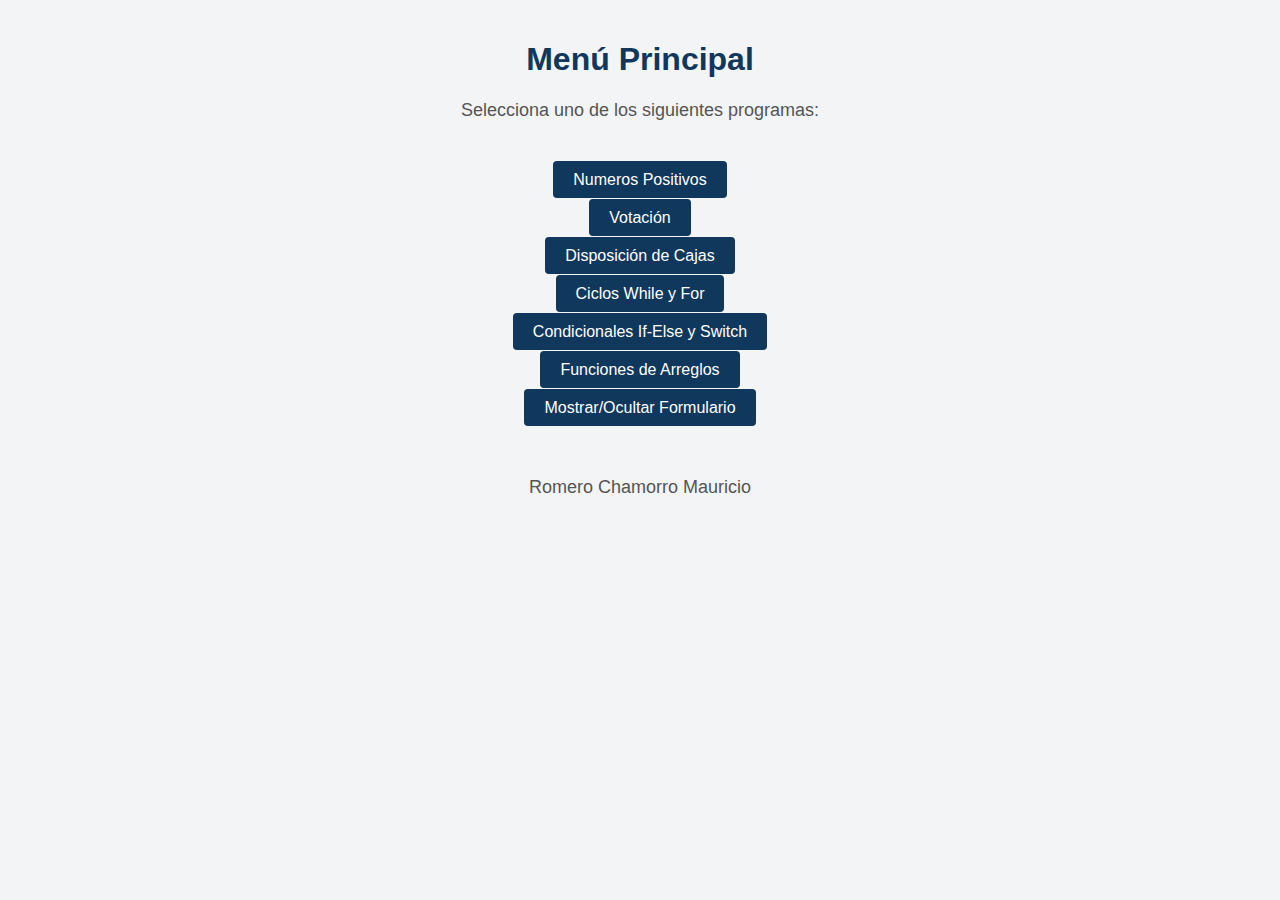
<file: index.html>
<!DOCTYPE html>
<html lang="es">
<head>
    <meta charset="UTF-8">
    <meta name="viewport" content="width=device-width, initial-scale=1.0">
    <title>Programas JavaScript</title>
    <link rel="stylesheet" href="./style.css">
</head>
<body>
    <header>
        <h1>Menú Principal</h1>
        <p>Selecciona uno de los siguientes programas:</p>
    </header>

    <nav>
        <ul>
            <li><a href="./numerosPositivos/number-count.html">Numeros Positivos</a></li>
            <li><a href="./votacion/votation.html">Votación</a></li>
            <li><a href="./generadorcajas/box-layout.html">Disposición de Cajas</a></li>
            <li><a href="./while y for/while-for-loops.html">Ciclos While y For</a></li>
            <li><a href="./if,else,case/if-else-case.html">Condicionales If-Else y Switch</a></li>
            <li><a href="./arreglos/array-functions.html">Funciones de Arreglos</a></li>
            <li><a href="./formulario/form-toggle.html">Mostrar/Ocultar Formulario</a></li>
        </ul>
    </nav>

    <footer>
        <p>Romero Chamorro Mauricio</p>
    </footer>
</body>
</html>
</file>
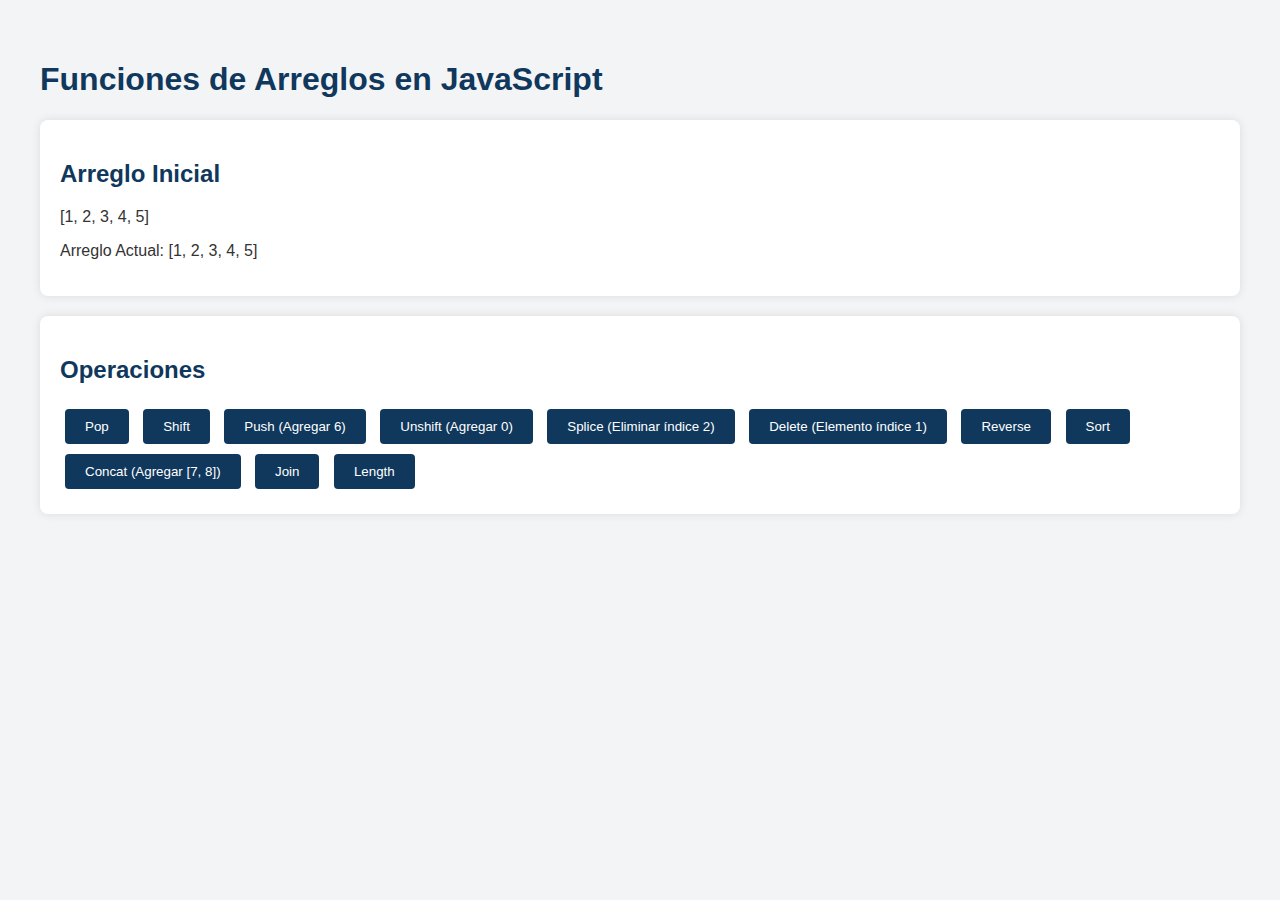
<file: arreglos/array-functions.html>
<!DOCTYPE html>
<html lang="en">
<head>
    <meta charset="UTF-8">
    <meta name="viewport" content="width=device-width, initial-scale=1.0">
    <title>Funciones de Arreglos en JavaScript</title>
    <link rel="stylesheet" href="./style.css">
</head>
<body>
    <h1>Funciones de Arreglos en JavaScript</h1>

    <div class="section">
        <h2>Arreglo Inicial</h2>
        <p id="arrayInicial">[1, 2, 3, 4, 5]</p>
        <p id="arrayActual"></p>
    </div>

    <div class="section">
        <h2>Operaciones</h2>
        <button onclick="arrayPop()">Pop</button>
        <button onclick="arrayShift()">Shift</button>
        <button onclick="arrayPush()">Push (Agregar 6)</button>
        <button onclick="arrayUnshift()">Unshift (Agregar 0)</button>
        <button onclick="arraySplice()">Splice (Eliminar índice 2)</button>
        <button onclick="arrayDelete()">Delete (Elemento índice 1)</button>
        <button onclick="arrayReverse()">Reverse</button>
        <button onclick="arraySort()">Sort</button>
        <button onclick="arrayConcat()">Concat (Agregar [7, 8])</button>
        <button onclick="arrayJoin()">Join</button>
        <button onclick="arrayLength()">Length</button>
    </div>

    <script src="./script.js"></script>
</body>
</html>
</file>
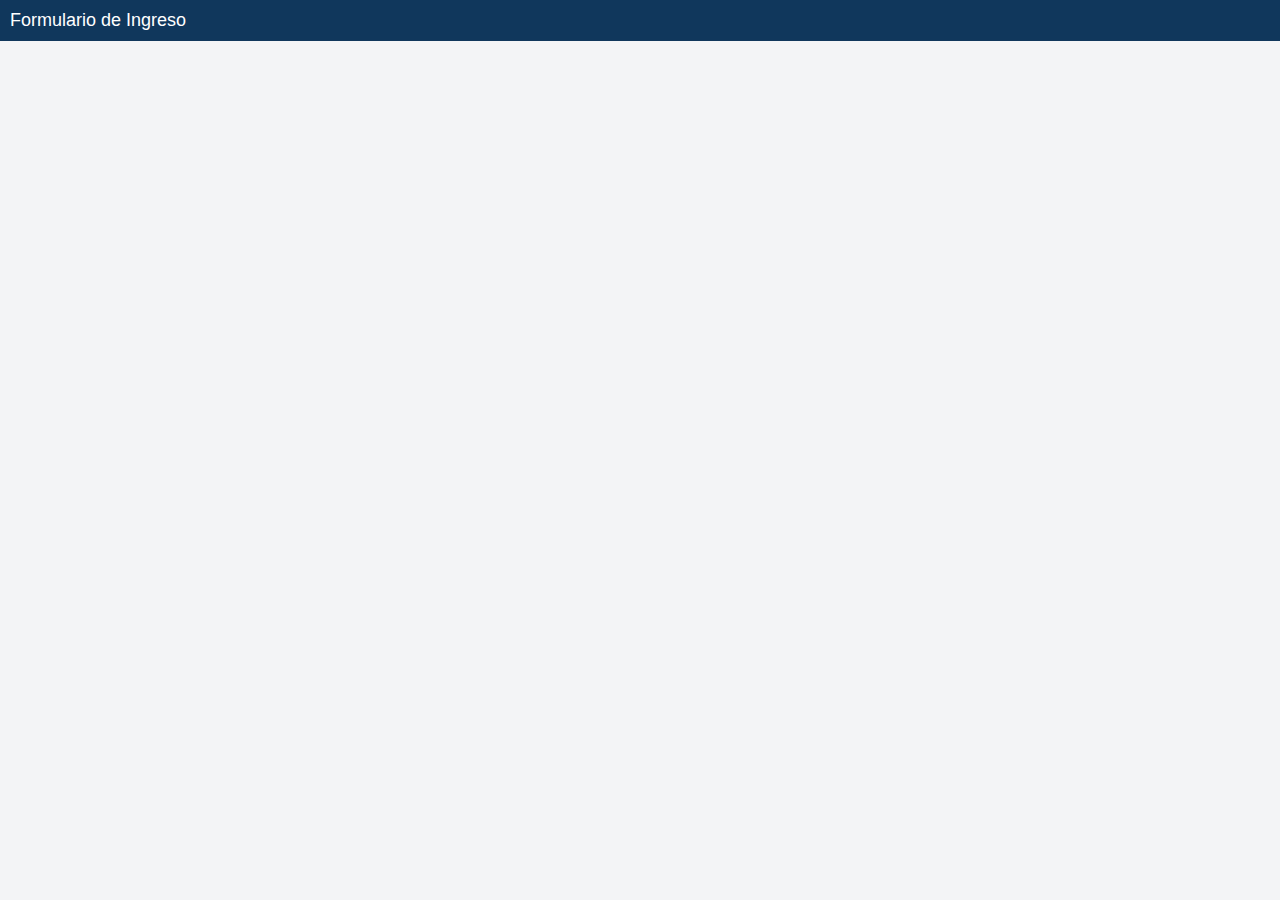
<file: formulario/form-toggle.html>
<!DOCTYPE html>
<html lang="es">
<head>
    <meta charset="UTF-8">
    <meta name="viewport" content="width=device-width, initial-scale=1.0">
    <title>Mostrar y Ocultar Formulario</title>
    <link rel="stylesheet" href="./style.css">
</head>
<body>
    <nav>
        <ul>
            <li><a href="#" onclick="toggleForm()">Formulario de Ingreso</a></li>
        </ul>
    </nav>

    <div id="formularioIngreso" class="hidden">
        <h2>Formulario de Ingreso</h2>
        <form>
            <label for="nombre">Nombre:</label>
            <input type="text" id="nombre" name="nombre" required>

            <label for="email">Email:</label>
            <input type="email" id="email" name="email" required>

            <label for="password">Contraseña:</label>
            <input type="password" id="password" name="password" required>

            <button type="submit">Ingresar</button>
        </form>
    </div>

    <script src="./script.js"></script>
</body>
</html>
</file>
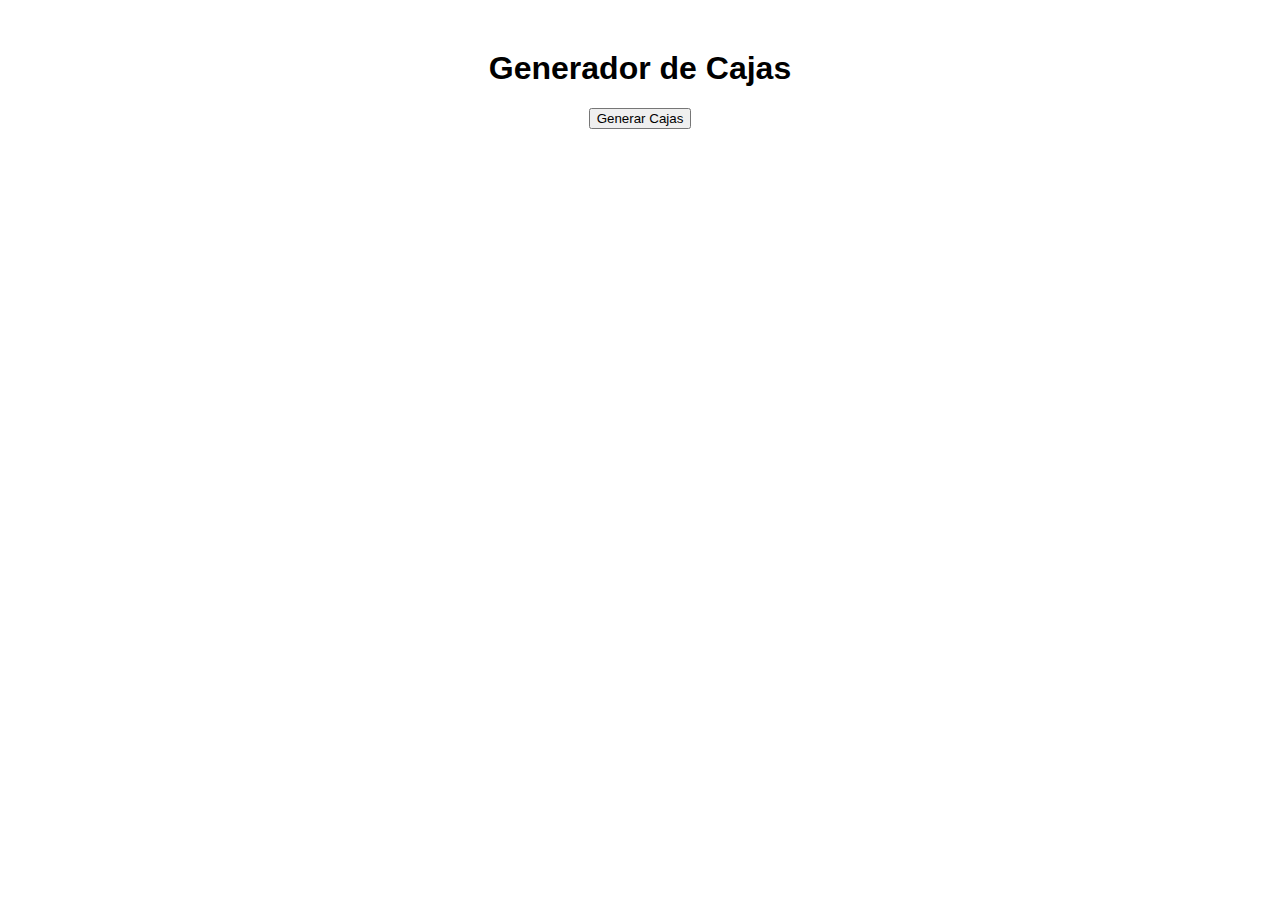
<file: generadorcajas/box-layout.html>
<!DOCTYPE html>
<html lang="en">
<head>
    <meta charset="UTF-8">
    <meta name="viewport" content="width=device-width, initial-scale=1.0">
    <title>Generador de Cajas</title>
    <link rel="stylesheet" href="./style.css">
</head>
<body>
    <h1>Generador de Cajas</h1>
    <button onclick="generarCajas()">Generar Cajas</button>
    <div id="contenedor"></div>
    
    <script src="./script.js"></script>
</body>
</html>
</file>
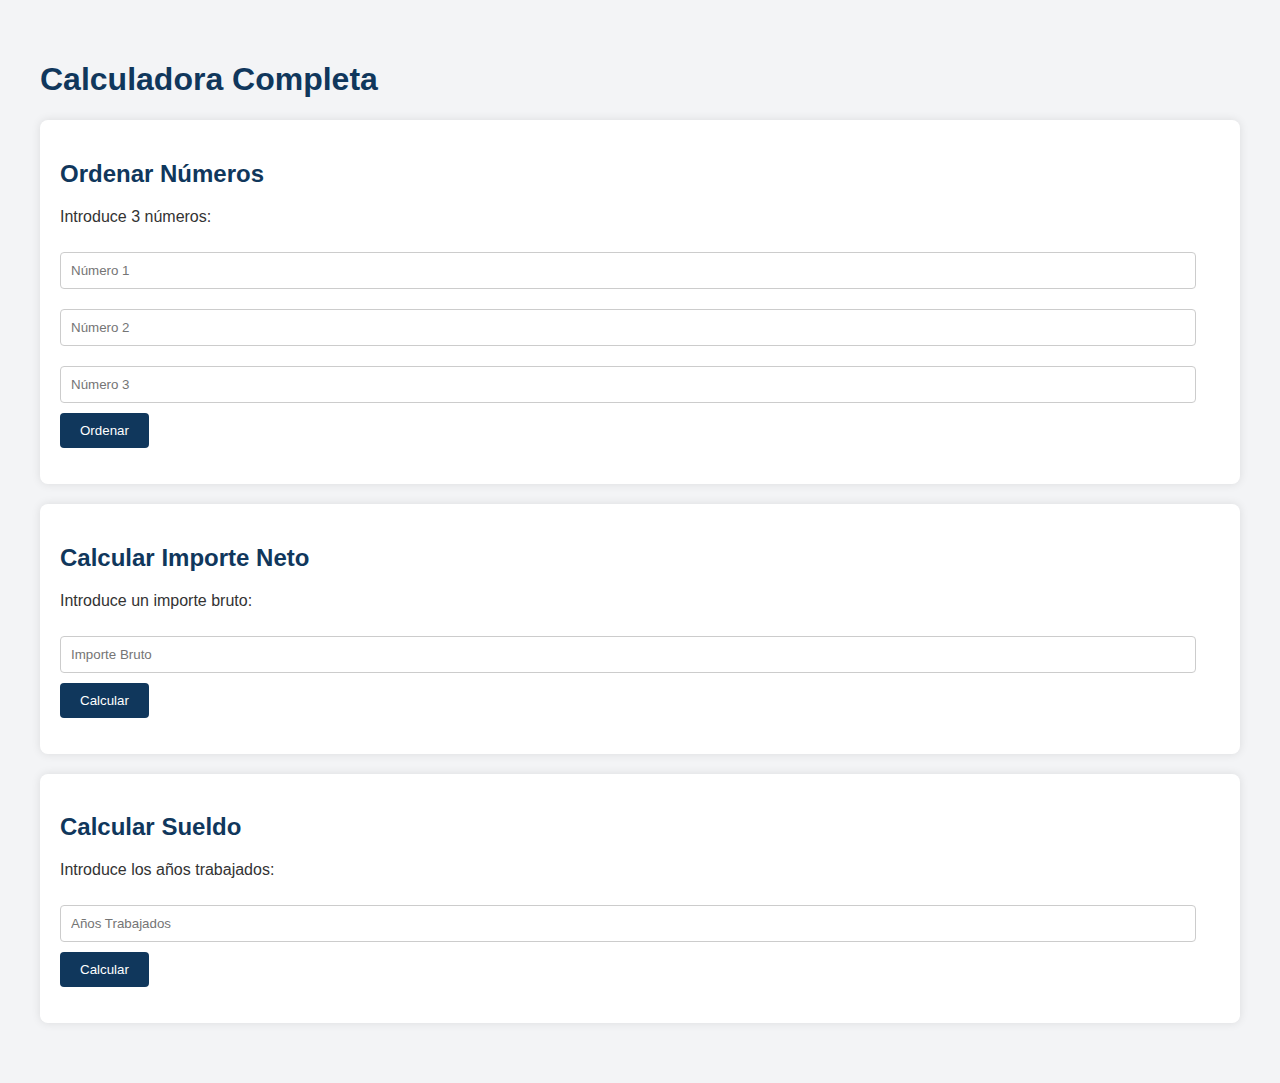
<file: if,else,case/if-else-case.html>
<!DOCTYPE html>
<html lang="en">
<head>
    <meta charset="UTF-8">
    <meta name="viewport" content="width=device-width, initial-scale=1.0">
    <title>Calculadora Completa</title>
    <link rel="stylesheet" href="./style.css">
</head>
<body>
    <h1>Calculadora Completa</h1>

    <!-- Ordenar números de mayor a menor -->
    <div class="section">
        <h2>Ordenar Números</h2>
        <p>Introduce 3 números:</p>
        <input type="number" id="num1" placeholder="Número 1">
        <input type="number" id="num2" placeholder="Número 2">
        <input type="number" id="num3" placeholder="Número 3">
        <button onclick="ordenarNumeros()">Ordenar</button>
        <p id="resultadoNumeros"></p>
    </div>

    <!-- Calcular importe neto -->
    <div class="section">
        <h2>Calcular Importe Neto</h2>
        <p>Introduce un importe bruto:</p>
        <input type="number" id="importeBruto" placeholder="Importe Bruto">
        <button onclick="calcularImporteNeto()">Calcular</button>
        <p id="resultadoImporte"></p>
    </div>

    <!-- Calcular sueldo -->
    <div class="section">
        <h2>Calcular Sueldo</h2>
        <p>Introduce los años trabajados:</p>
        <input type="number" id="aniosTrabajados" placeholder="Años Trabajados">
        <button onclick="calcularSueldo()">Calcular</button>
        <p id="resultadoSueldo"></p>
    </div>

    <script src="./script.js"></script>
</body>
</html>
</file>
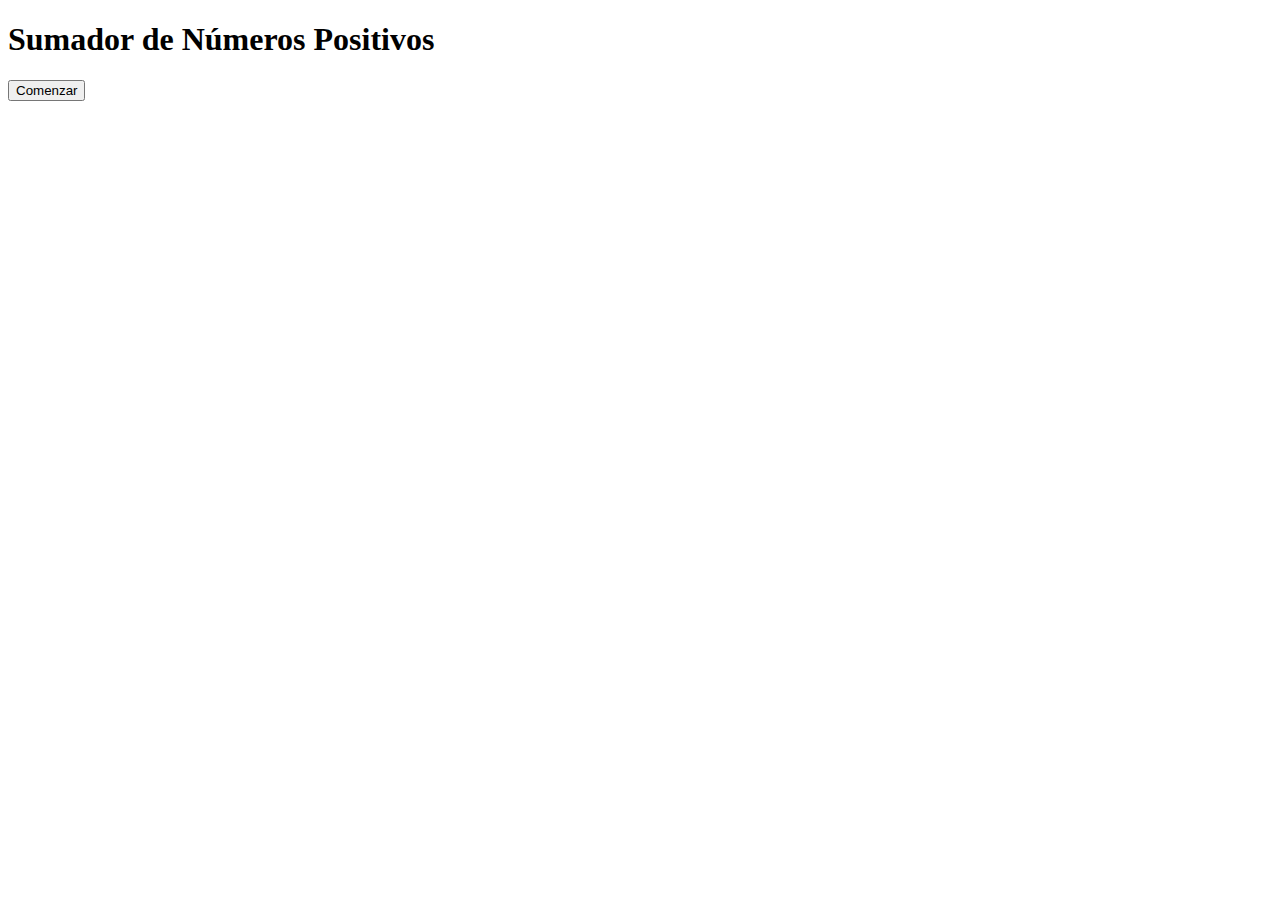
<file: numerosPositivos/number-count.html>
<!DOCTYPE html>
<html lang="en">
<head>
    <meta charset="UTF-8">
    <meta name="viewport" content="width=device-width, initial-scale=1.0">
    <title>Sumador de Números Positivos</title>
</head>
<body>
    <h1>Sumador de Números Positivos</h1>
    <button onclick="sumarNumeros()">Comenzar</button>
    <p id="resultado"></p>
    
    <script src="script.js"></script>
</body>
</html>
</file>
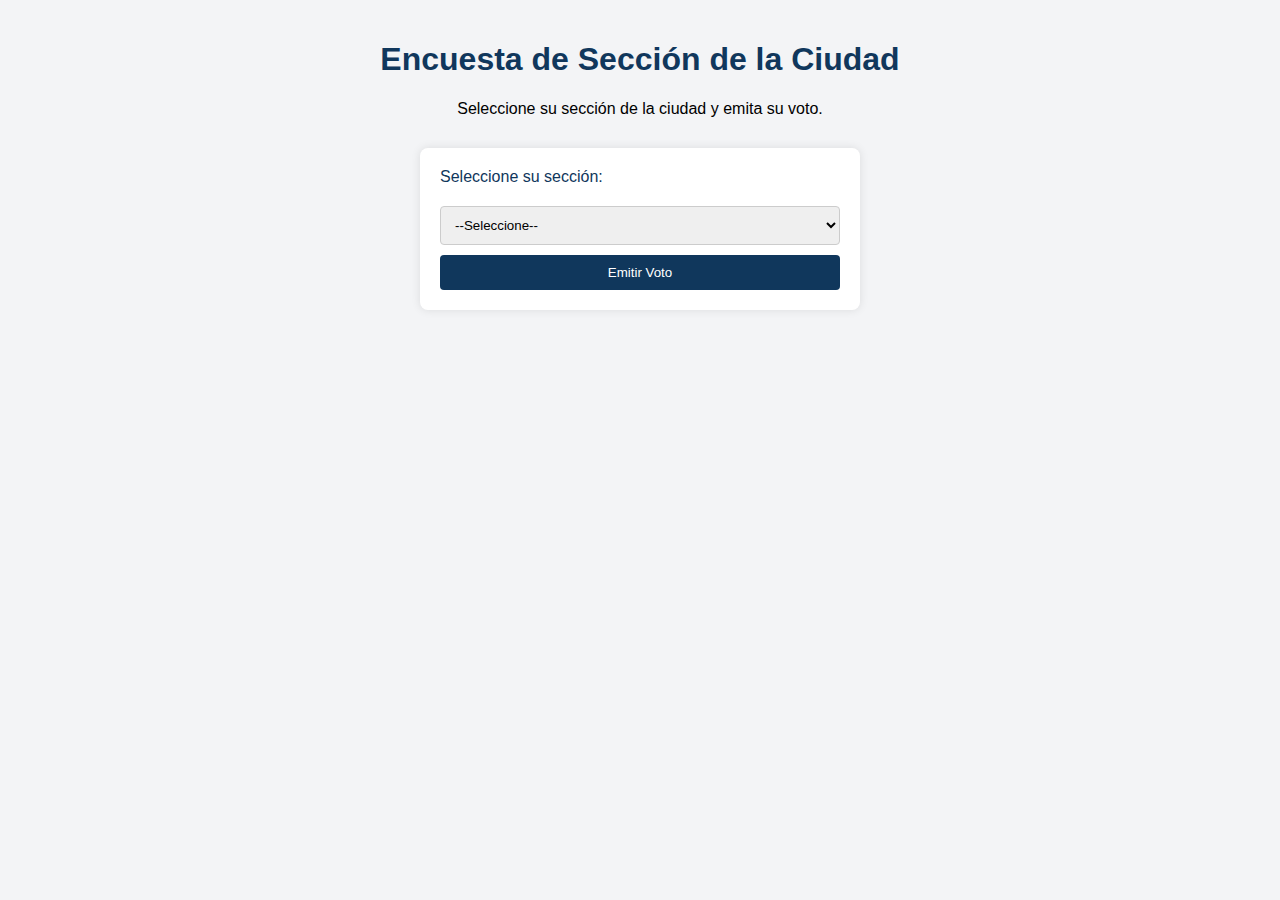
<file: votacion/votation.html>
<!DOCTYPE html>
<html lang="es">
<head>
    <meta charset="UTF-8">
    <meta name="viewport" content="width=device-width, initial-scale=1.0">
    <title>Encuesta de Sección de la Ciudad</title>
    <link rel="stylesheet" href="./style.css">
</head>
<body>
    <header>
        <h1>Encuesta de Sección de la Ciudad</h1>
        <p>Seleccione su sección de la ciudad y emita su voto.</p>
    </header>

    <main>
        <form id="votoForm">
            <label for="seccion">Seleccione su sección:</label>
            <select id="seccion" name="seccion" required>
                <option value="">--Seleccione--</option>
                <option value="norte">Norte</option>
                <option value="sur">Sur</option>
                <option value="centro">Centro</option>
            </select>

            <button type="button" onclick="emitirVoto()">Emitir Voto</button>
        </form>

        <div id="resultado" class="hidden">
            <h2>Resultado de la Encuesta</h2>
            <p id="mensajeResultado"></p>
        </div>
    </main>

    <script src="./script.js"></script>
</body>
</html>
</file>
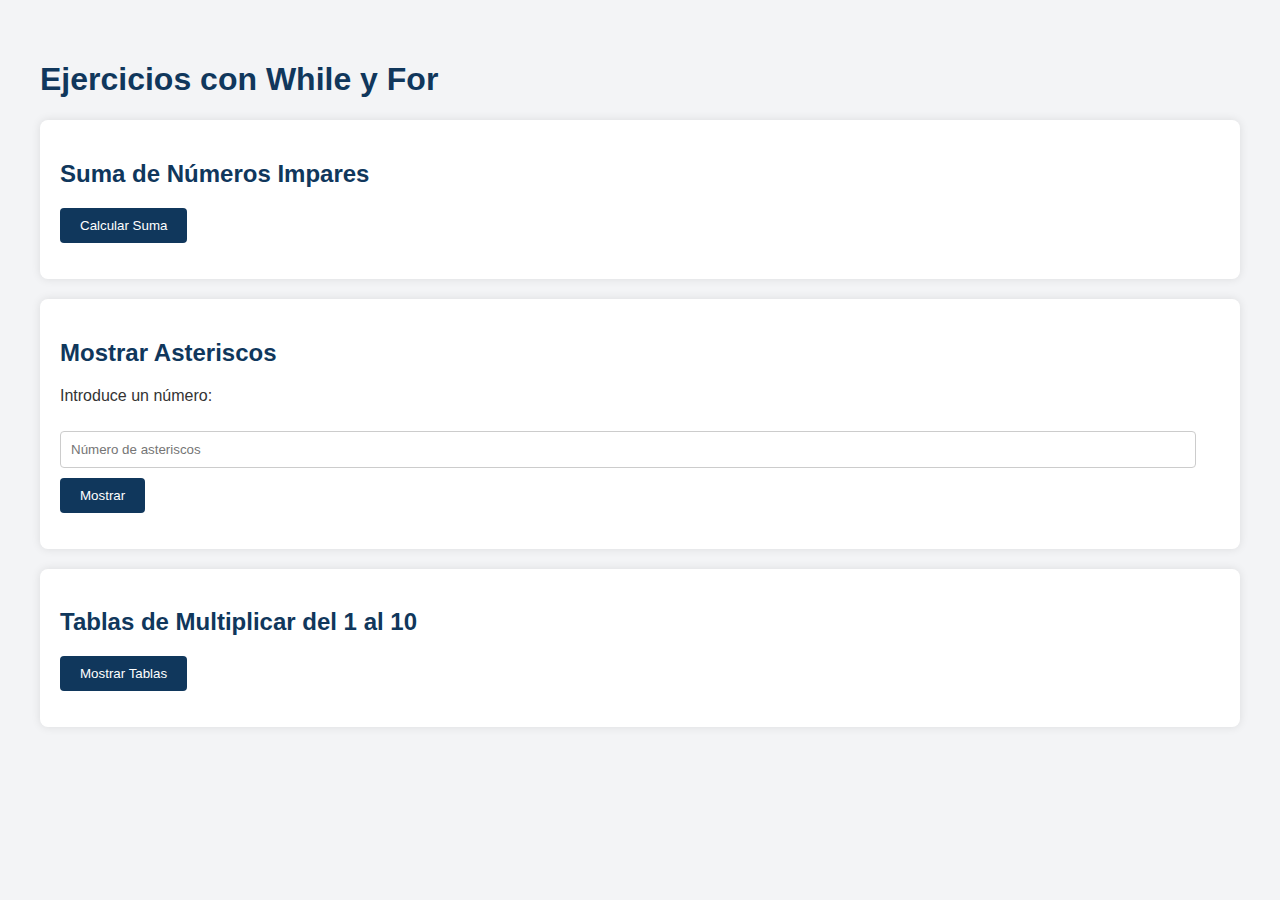
<file: while y for/while-for-loops.html>
<!DOCTYPE html>
<html lang="en">
<head>
    <meta charset="UTF-8">
    <meta name="viewport" content="width=device-width, initial-scale=1.0">
    <title>Ejercicios con While y For</title>
    <link rel="stylesheet" href="./style.css">
</head>
<body>
    <h1>Ejercicios con While y For</h1>

    <!-- Suma de números impares -->
    <div class="section">
        <h2>Suma de Números Impares</h2>
        <button onclick="sumarImpares()">Calcular Suma</button>
        <p id="resultadoSuma"></p>
    </div>

    <!-- Mostrar asteriscos -->
    <div class="section">
        <h2>Mostrar Asteriscos</h2>
        <p>Introduce un número:</p>
        <input type="number" id="numeroAsteriscos" placeholder="Número de asteriscos">
        <button onclick="mostrarAsteriscos()">Mostrar</button>
        <p id="resultadoAsteriscos"></p>
    </div>

    <!-- Tablas de multiplicar -->
    <div class="section">
        <h2>Tablas de Multiplicar del 1 al 10</h2>
        <button onclick="mostrarTablas()">Mostrar Tablas</button>
        <pre id="resultadoTablas"></pre>
    </div>

    <script src="./script.js"></script>
</body>
</html>
</file>
<file: style.css>
body {
    font-family: Arial, sans-serif;
    background-color: #f3f4f6;
    margin: 0;
    padding: 20px;
    color: #333;
}

header {
    text-align: center;
    margin-bottom: 40px;
}

h1 {
    color: #10375c;
}

p {
    font-size: 18px;
    color: #555;
}

nav ul {
    list-style-type: none;
    padding: 0;
    display: flex;
    flex-direction: column;
    align-items: center;
}

nav ul li {
    margin: 10px 0;
}

nav ul li a {
    text-decoration: none;
    padding: 10px 20px;
    background-color: #10375c;
    color: #ffffff;
    border-radius: 4px;
    transition: background-color 0.3s ease;
}

nav ul li a:hover {
    background-color: #f3c623;
}

footer {
    text-align: center;
    margin-top: 50px;
    color: #aaa;
}
</file>
<file: arreglos/style.css>
body {
    font-family: Arial, sans-serif;
    background-color: #f3f4f6;
    margin: 20px;
    padding: 20px;
}

h1, h2 {
    color: #10375c;
}

.section {
    background-color: #ffffff;
    padding: 20px;
    margin: 20px 0;
    border-radius: 8px;
    box-shadow: 0 0 10px rgba(0, 0, 0, 0.1);
}

button {
    padding: 10px 20px;
    background-color: #10375c;
    color: #ffffff;
    border: none;
    border-radius: 4px;
    cursor: pointer;
    margin: 5px;
}

button:hover {
    background-color: #f3c623;
}

p {
    font-size: 16px;
    color: #333;
}
</file>
<file: formulario/style.css>
body {
    font-family: Arial, sans-serif;
    background-color: #f3f4f6;
    margin: 0;
    padding: 0;
}

nav {
    background-color: #10375c;
    padding: 10px;
}

nav ul {
    list-style-type: none;
    margin: 0;
    padding: 0;
}

nav ul li {
    display: inline;
    margin-right: 20px;
}

nav ul li a {
    color: #ffffff;
    text-decoration: none;
    font-size: 18px;
}

nav ul li a:hover {
    text-decoration: underline;
}

.hidden {
    display: none;
}

#formularioIngreso {
    background-color: #ffffff;
    padding: 20px;
    margin: 20px;
    border-radius: 8px;
    box-shadow: 0 0 10px rgba(0, 0, 0, 0.1);
}

form {
    display: flex;
    flex-direction: column;
}

label {
    margin-bottom: 5px;
    color: #10375c;
}

input {
    margin-bottom: 15px;
    padding: 10px;
    border: 1px solid #ccc;
    border-radius: 4px;
}

button {
    padding: 10px 20px;
    background-color: #10375c;
    color: #ffffff;
    border: none;
    border-radius: 4px;
    cursor: pointer;
}

button:hover {
    background-color: #f3c623;
}
</file>
<file: generadorcajas/style.css>
body {
    font-family: Arial, sans-serif;
    text-align: center;
    margin: 50px;
}

#contenedor {
    display: flex;
    flex-wrap: wrap;
    justify-content: center;
    margin-top: 20px;
}

.caja {
    width: 100px;
    height: 100px;
    margin: 10px;
    display: flex;
    align-items: center;
    justify-content: center;
    font-size: 20px;
    font-weight: bold;
}

.vertical {
    flex-direction: column;
}

.horizontal {
    flex-direction: row;
}

.color1 {
    color: #f3c623;
    background-color: #10375c;
}

.color2 {
    color: #10375c;
    background-color: #f3c623;
}
</file>
<file: if,else,case/style.css>
body {
    font-family: Arial, sans-serif;
    margin: 20px;
    padding: 20px;
    background-color: #f3f4f6;
}

h1, h2 {
    color: #10375c;
}

.section {
    background-color: #ffffff;
    padding: 20px;
    margin: 20px 0;
    border-radius: 8px;
    box-shadow: 0 0 10px rgba(0, 0, 0, 0.1);
}

input {
    padding: 10px;
    margin: 10px 0;
    width: calc(100% - 24px);
    box-sizing: border-box;
    border: 1px solid #ccc;
    border-radius: 4px;
}

button {
    padding: 10px 20px;
    background-color: #10375c;
    color: #ffffff;
    border: none;
    border-radius: 4px;
    cursor: pointer;
}

button:hover {
    background-color: #f3c623;
}

p {
    font-size: 16px;
    color: #333;
}
</file>
<file: votacion/style.css>
body {
    font-family: Arial, sans-serif;
    background-color: #f3f4f6;
    margin: 0;
    padding: 20px;
}

header {
    text-align: center;
    margin-bottom: 30px;
}

h1 {
    color: #10375c;
}

form {
    max-width: 400px;
    margin: 0 auto;
    padding: 20px;
    background-color: #ffffff;
    border-radius: 8px;
    box-shadow: 0 0 10px rgba(0, 0, 0, 0.1);
}

label {
    display: block;
    margin-bottom: 10px;
    color: #10375c;
}

select, button {
    padding: 10px;
    margin-top: 10px;
    width: 100%;
    border-radius: 4px;
    border: 1px solid #ccc;
}

button {
    background-color: #10375c;
    color: #ffffff;
    border: none;
    cursor: pointer;
    transition: background-color 0.3s ease;
}

button:hover {
    background-color: #f3c623;
}

.hidden {
    display: none;
}

#resultado {
    max-width: 400px;
    margin: 20px auto;
    padding: 20px;
    background-color: #ffffff;
    border-radius: 8px;
    box-shadow: 0 0 10px rgba(0, 0, 0, 0.1);
}
</file>
<file: while y for/style.css>
body {
    font-family: Arial, sans-serif;
    background-color: #f3f4f6;
    margin: 20px;
    padding: 20px;
}

h1, h2 {
    color: #10375c;
}

.section {
    background-color: #ffffff;
    padding: 20px;
    margin: 20px 0;
    border-radius: 8px;
    box-shadow: 0 0 10px rgba(0, 0, 0, 0.1);
}

input {
    padding: 10px;
    margin: 10px 0;
    width: calc(100% - 24px);
    box-sizing: border-box;
    border: 1px solid #ccc;
    border-radius: 4px;
}

button {
    padding: 10px 20px;
    background-color: #10375c;
    color: #ffffff;
    border: none;
    border-radius: 4px;
    cursor: pointer;
}

button:hover {
    background-color: #f3c623;
}

p, pre {
    font-size: 16px;
    color: #333;
}
</file>
